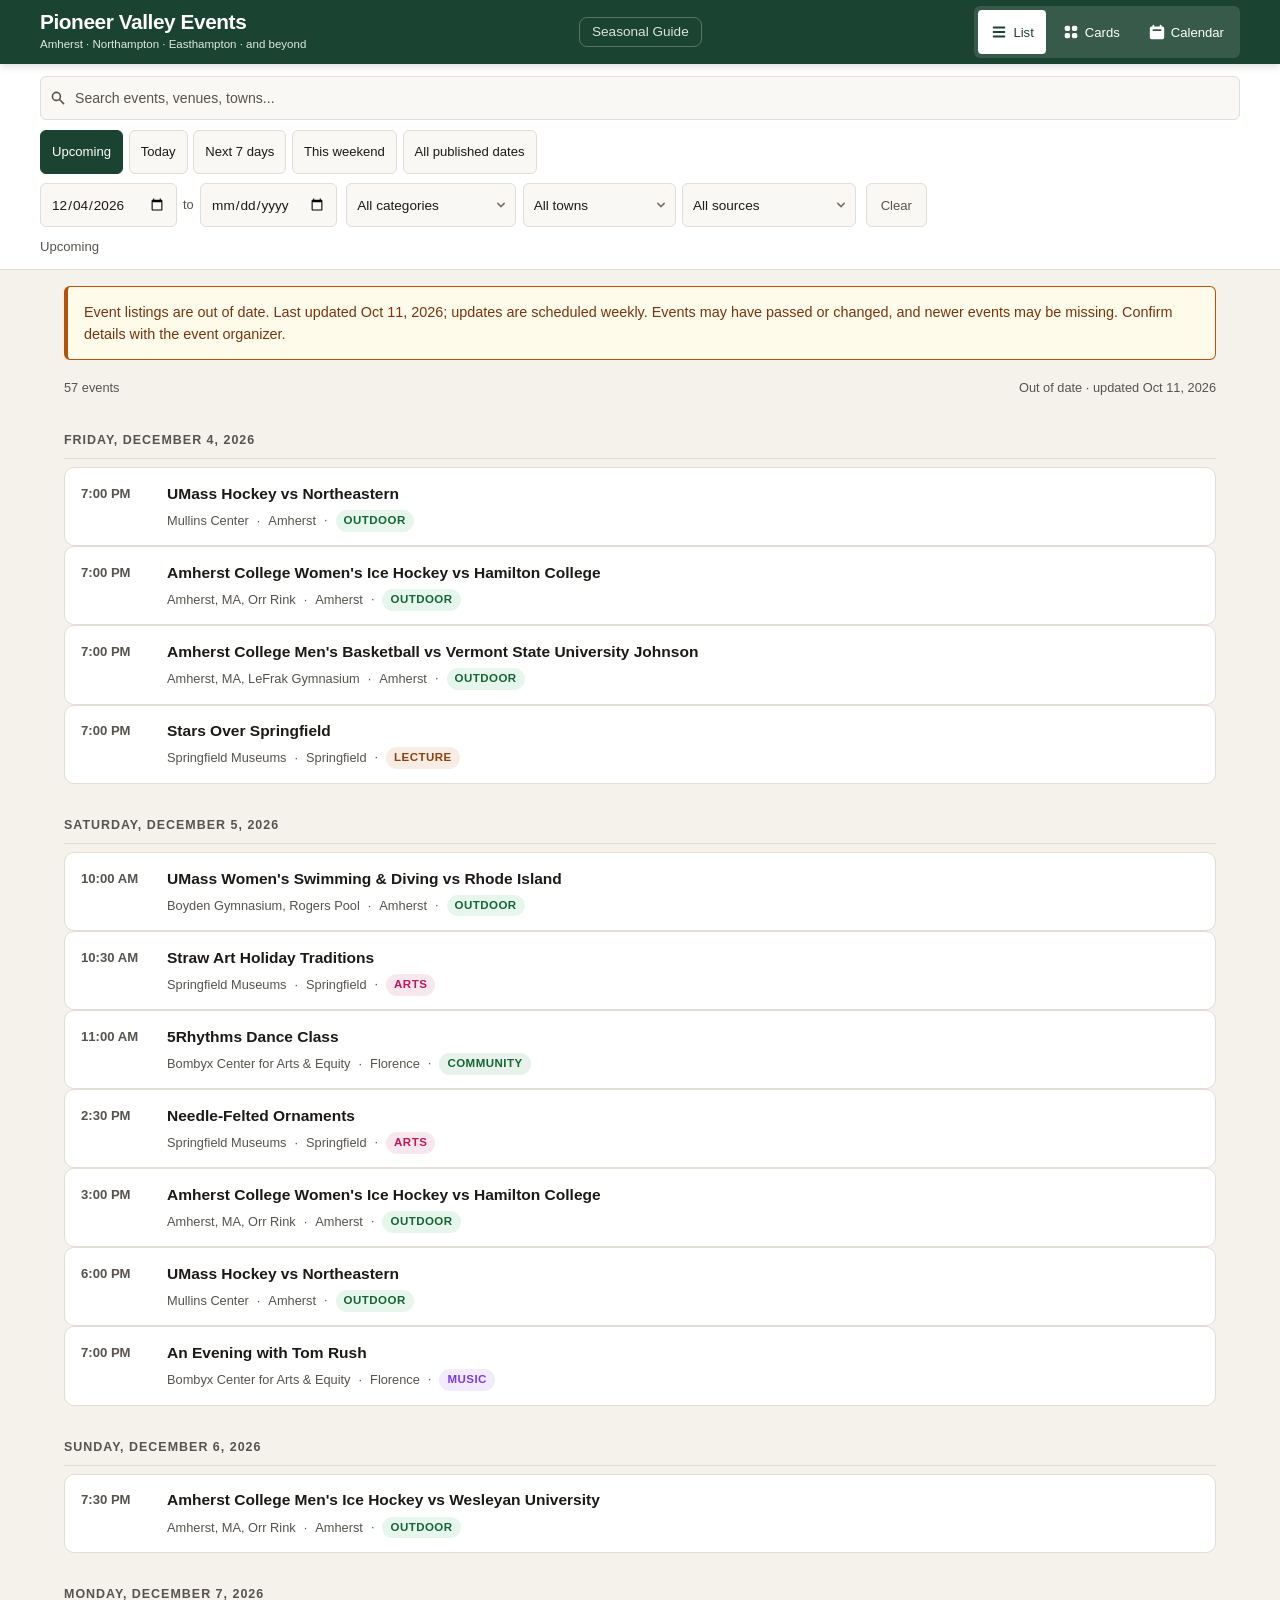
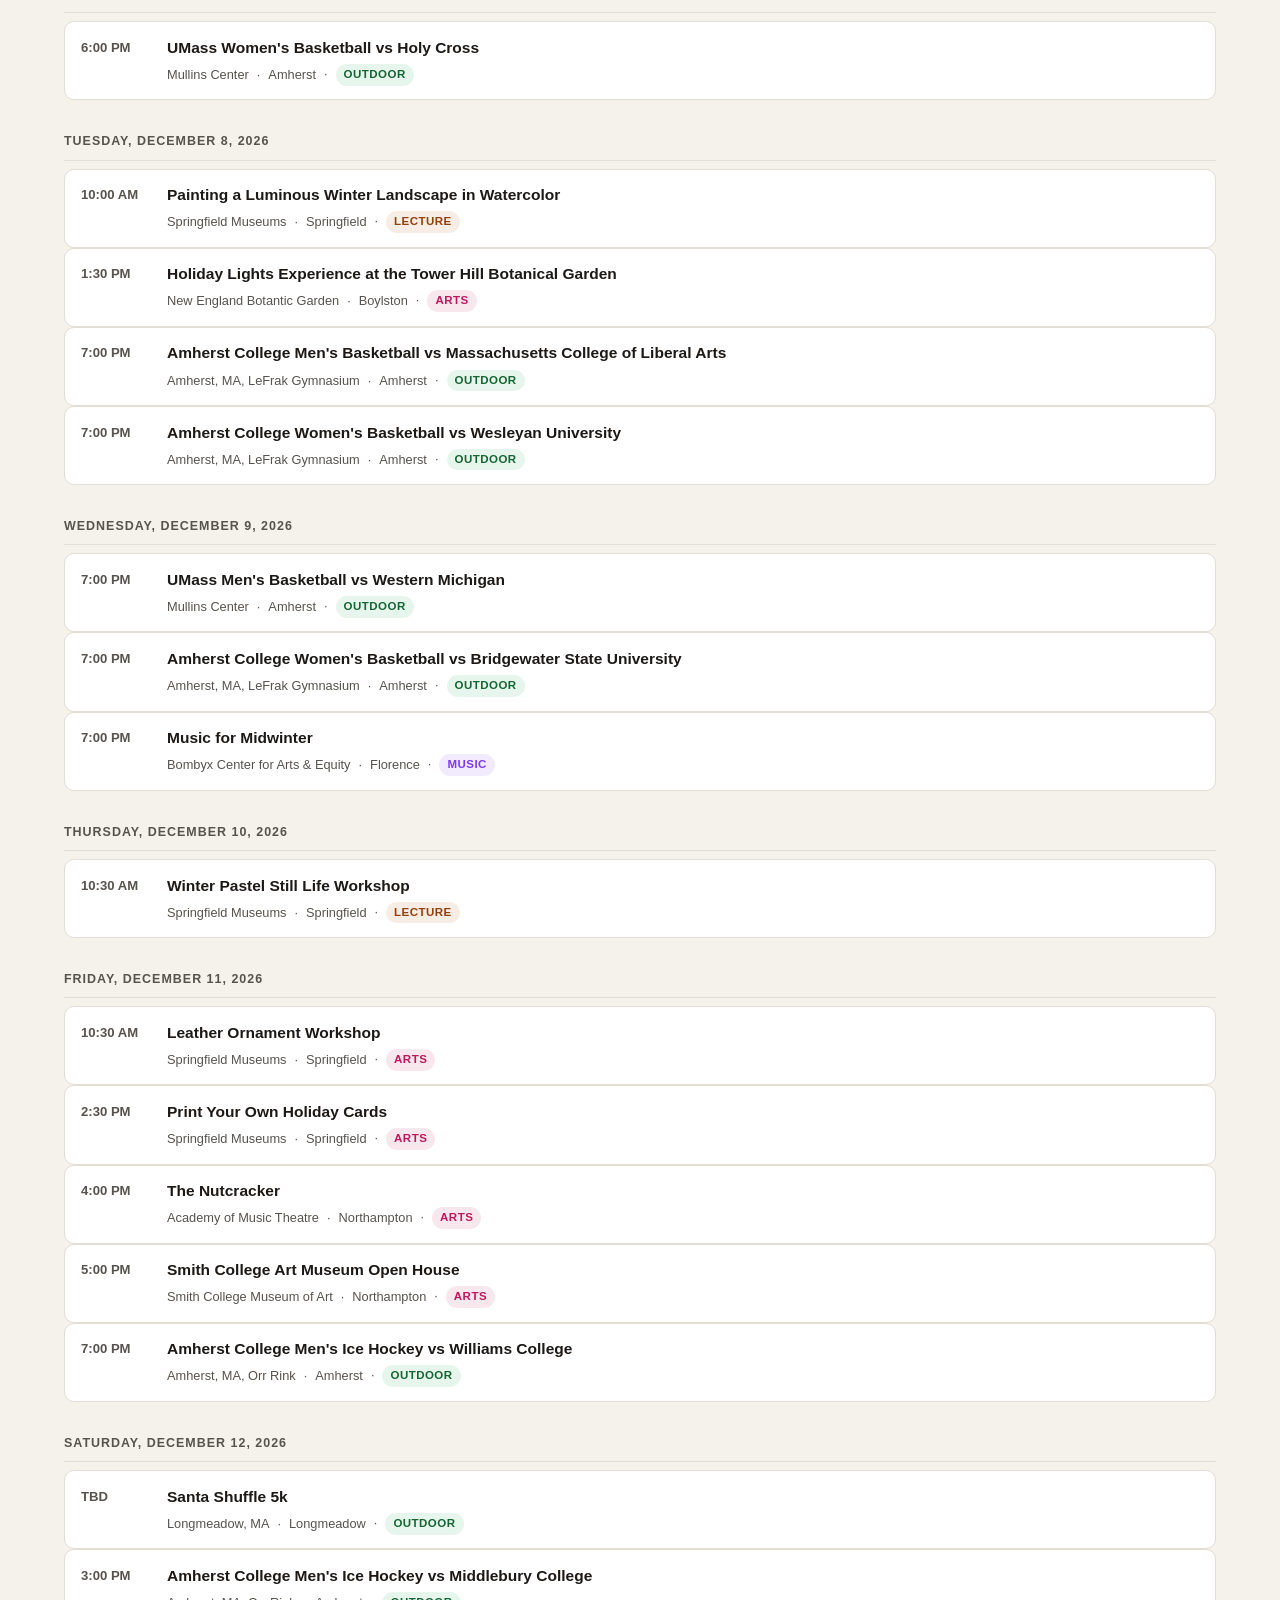
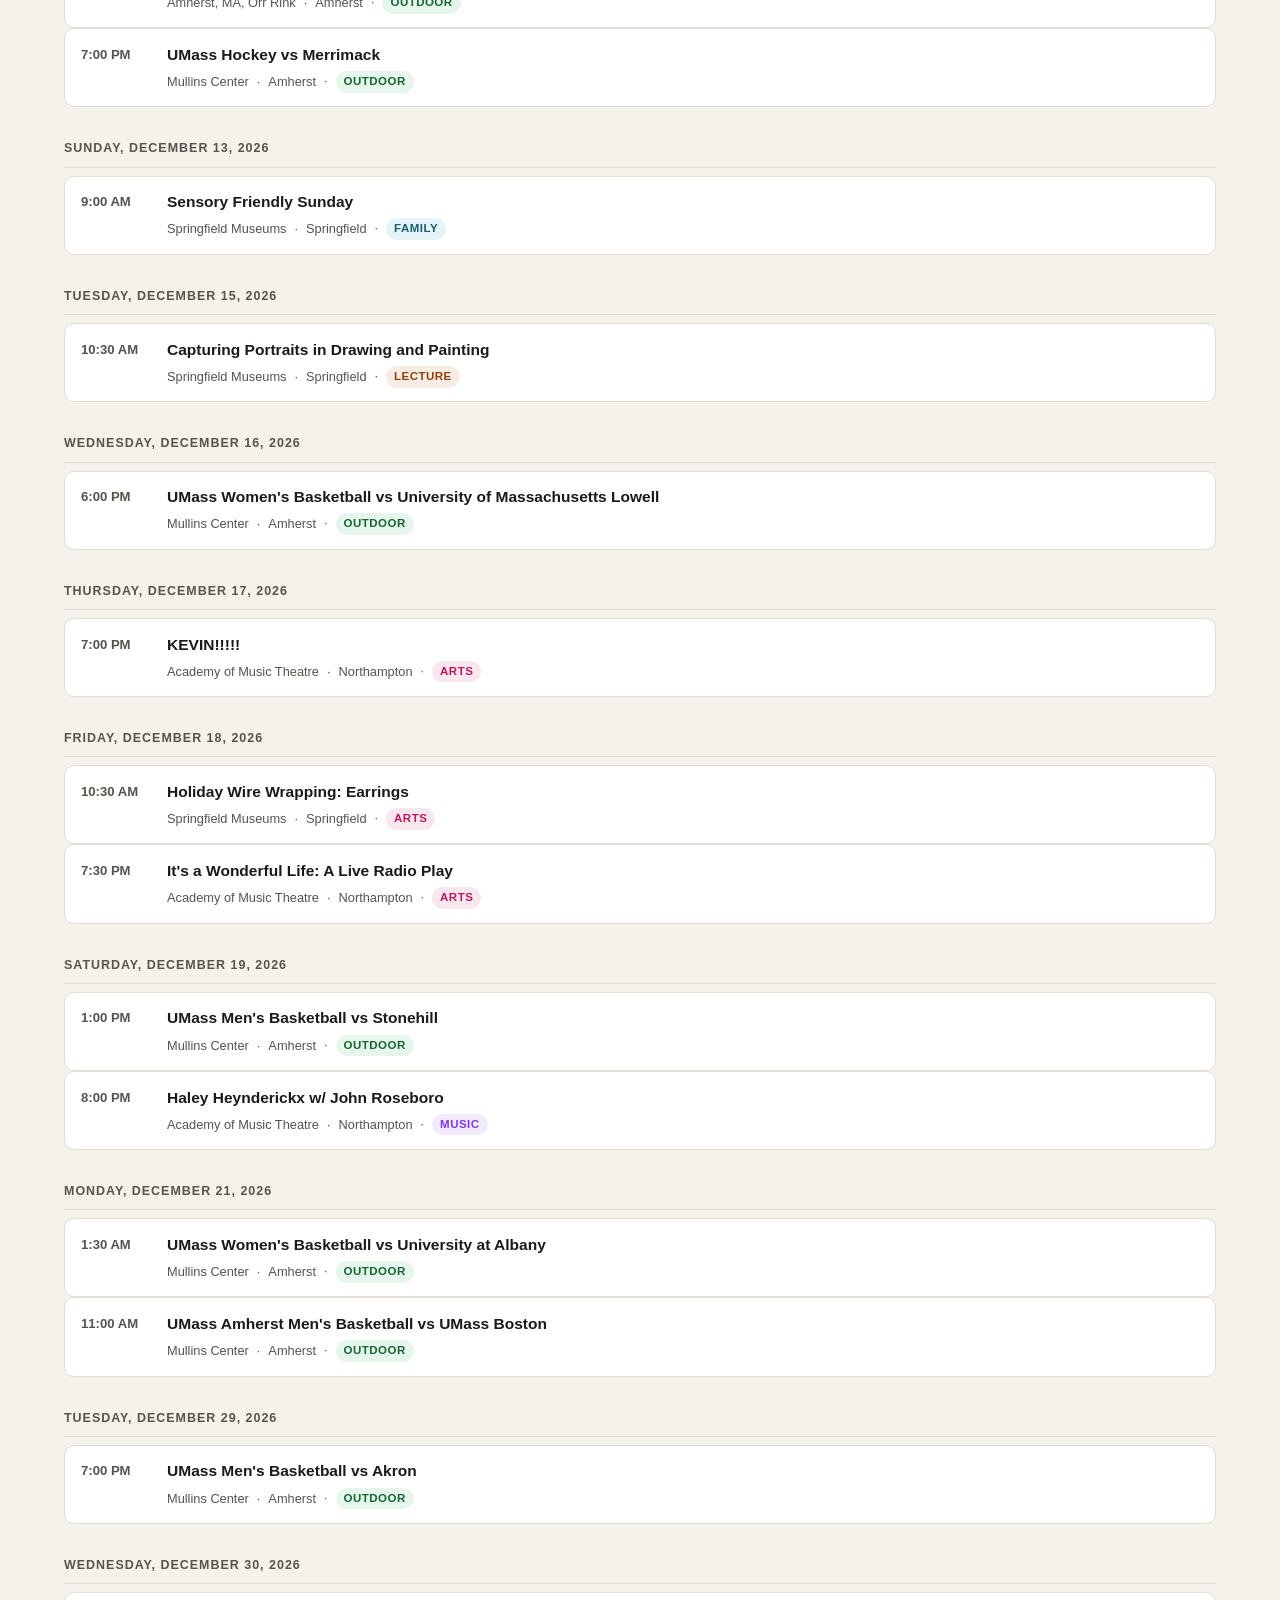
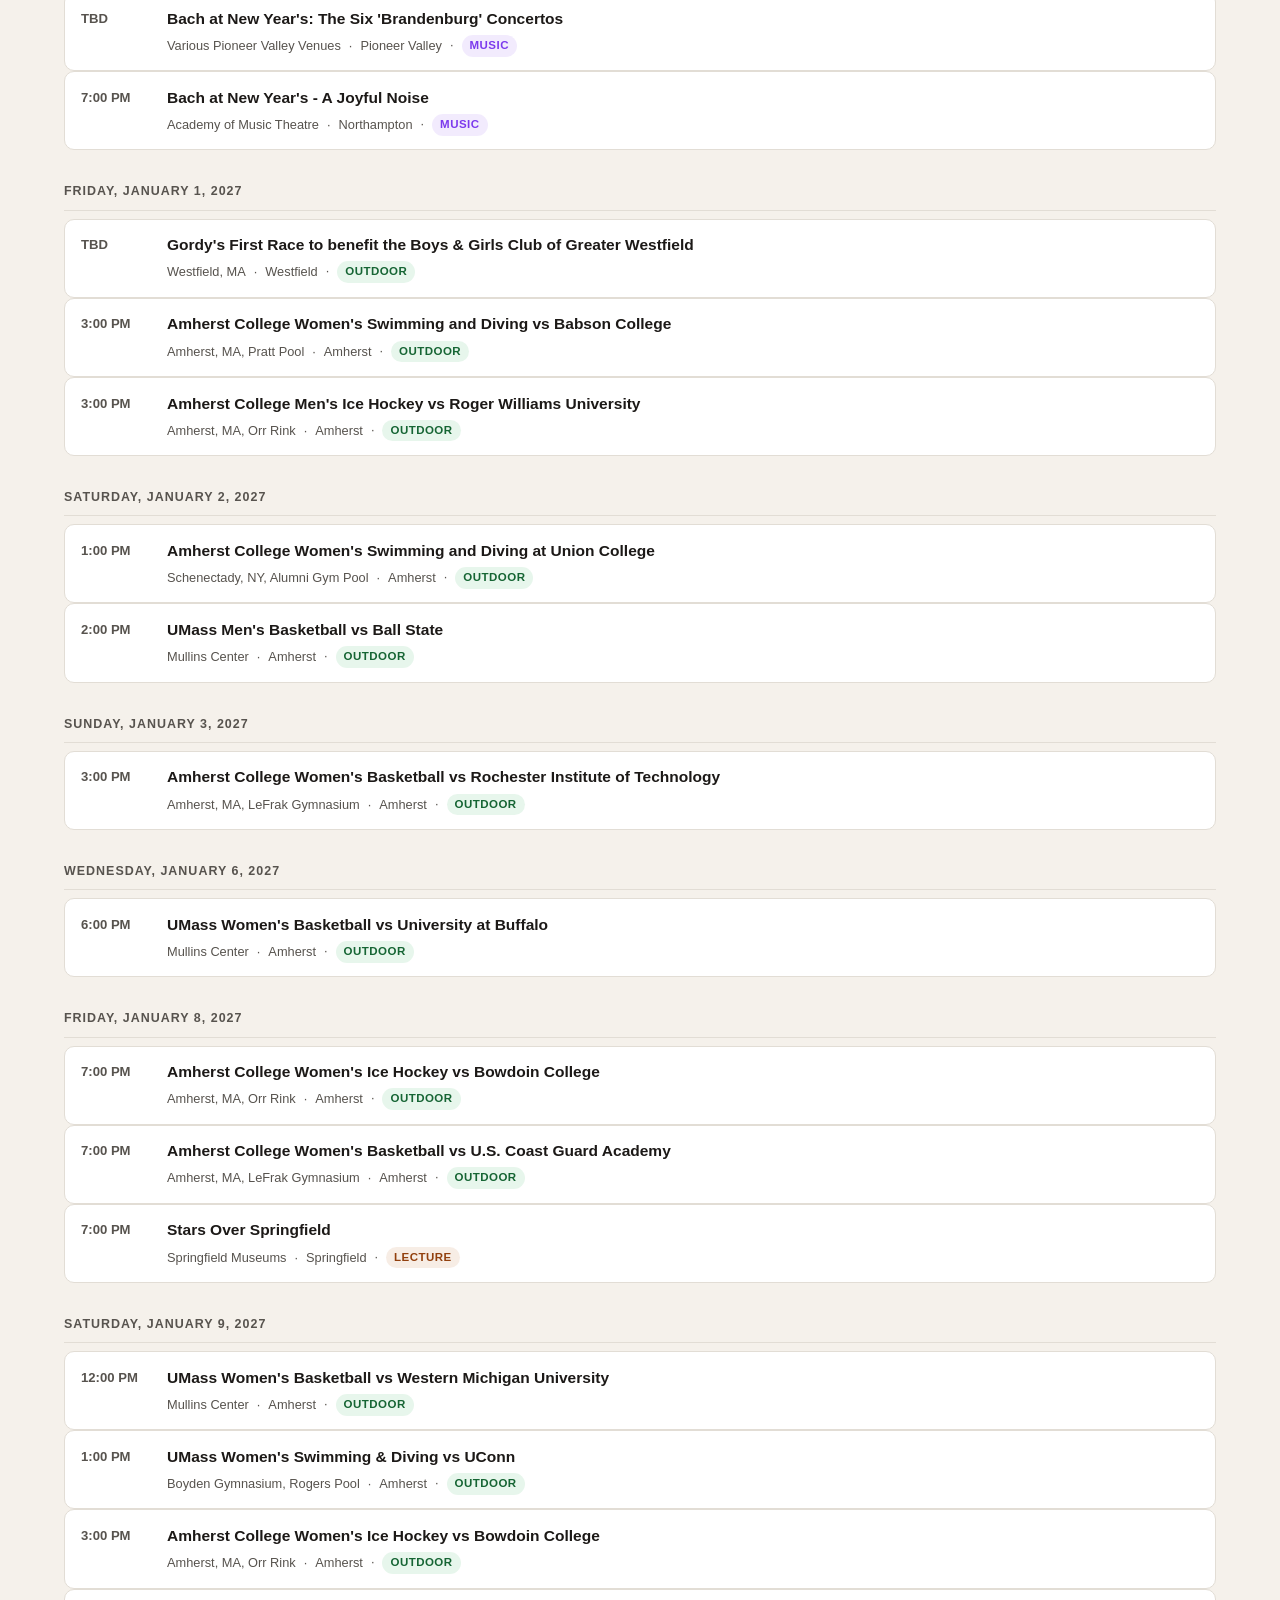
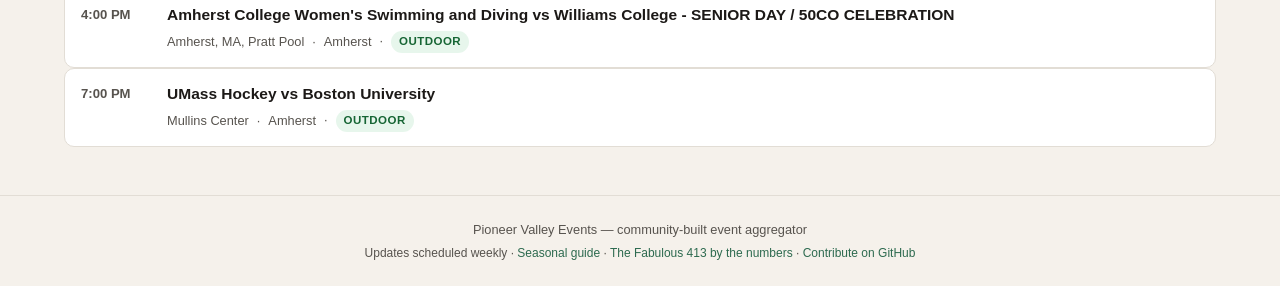
<file: docs/index.html>
<!DOCTYPE html>
<html lang="en" class="event-browser-root">
<head>
  <meta charset="UTF-8">
  <meta name="viewport" content="width=device-width, initial-scale=1.0">
  <title>Pioneer Valley Events</title>
  <link rel="stylesheet" href="style.css">
</head>
<body class="event-browser">

  <header>
    <div class="header-inner">
      <div class="brand">
        <h1>Pioneer Valley Events</h1>
        <p class="tagline">Amherst &middot; Northampton &middot; Easthampton &middot; and beyond</p>
      </div>
      <nav class="page-nav">
        <a href="seasonal.html" class="nav-link">Seasonal Guide</a>
      </nav>
      <div class="view-switcher" role="group" aria-label="View mode">
        <button class="view-btn active" data-view="list" title="List view" aria-label="List view" aria-pressed="true">
          <svg viewBox="0 0 20 20" fill="currentColor" width="18" height="18"><path fill-rule="evenodd" d="M3 5a1 1 0 011-1h12a1 1 0 110 2H4a1 1 0 01-1-1zM3 10a1 1 0 011-1h12a1 1 0 110 2H4a1 1 0 01-1-1zM3 15a1 1 0 011-1h12a1 1 0 110 2H4a1 1 0 01-1-1z" clip-rule="evenodd"/></svg>
          List
        </button>
        <button class="view-btn" data-view="cards" title="Cards view" aria-label="Cards view" aria-pressed="false">
          <svg viewBox="0 0 20 20" fill="currentColor" width="18" height="18"><path d="M5 3a2 2 0 00-2 2v2a2 2 0 002 2h2a2 2 0 002-2V5a2 2 0 00-2-2H5zM5 11a2 2 0 00-2 2v2a2 2 0 002 2h2a2 2 0 002-2v-2a2 2 0 00-2-2H5zM11 5a2 2 0 012-2h2a2 2 0 012 2v2a2 2 0 01-2 2h-2a2 2 0 01-2-2V5zM11 13a2 2 0 012-2h2a2 2 0 012 2v2a2 2 0 01-2 2h-2a2 2 0 01-2-2v-2z"/></svg>
          Cards
        </button>
        <button class="view-btn" data-view="calendar" title="Calendar view" aria-label="Calendar view" aria-pressed="false">
          <svg viewBox="0 0 20 20" fill="currentColor" width="18" height="18"><path fill-rule="evenodd" d="M6 2a1 1 0 00-1 1v1H4a2 2 0 00-2 2v10a2 2 0 002 2h12a2 2 0 002-2V6a2 2 0 00-2-2h-1V3a1 1 0 10-2 0v1H7V3a1 1 0 00-1-1zm0 5a1 1 0 000 2h8a1 1 0 100-2H6z" clip-rule="evenodd"/></svg>
          Calendar
        </button>
      </div>
    </div>
  </header>

  <div class="filters-bar">
    <div class="filters-inner">
      <div class="search-wrap">
        <label for="search" class="sr-only">Search events, venues, and towns</label>
        <svg class="search-icon" viewBox="0 0 20 20" fill="currentColor" width="16" height="16"><path fill-rule="evenodd" d="M8 4a4 4 0 100 8 4 4 0 000-8zM2 8a6 6 0 1110.89 3.476l4.817 4.817a1 1 0 01-1.414 1.414l-4.816-4.816A6 6 0 012 8z" clip-rule="evenodd"/></svg>
        <input type="search" id="search" placeholder="Search events, venues, towns..." autocomplete="off">
      </div>
      <button id="filters-toggle" class="clear-btn" aria-expanded="false" aria-controls="filter-options">Filters</button>
      <div id="filter-options" class="filter-options">
      <div class="quick-dates" role="group" aria-label="Quick date choices">
        <button class="date-choice active" data-dates="upcoming" aria-pressed="true">Upcoming</button>
        <button class="date-choice" data-dates="today" aria-pressed="false">Today</button>
        <button class="date-choice" data-dates="week" aria-pressed="false">Next 7 days</button>
        <button class="date-choice" data-dates="weekend" aria-pressed="false">This weekend</button>
        <button class="date-choice" data-dates="all" aria-pressed="false">All published dates</button>
      </div>
      <div class="filter-group">
        <label for="date-from" class="sr-only">From date</label>
        <input type="date" id="date-from" title="From date">
        <span class="date-sep">to</span>
        <label for="date-to" class="sr-only">To date</label>
        <input type="date" id="date-to" title="To date">
      </div>
      <div class="filter-group">
        <select id="category-filter" aria-label="Filter by category">
          <option value="">All categories</option>
          <option value="music">Music</option>
          <option value="arts">Arts &amp; Theater</option>
          <option value="film">Film</option>
          <option value="comedy">Comedy</option>
          <option value="community">Community</option>
          <option value="academia">Lectures &amp; Academia</option>
          <option value="family">Family &amp; Kids</option>
          <option value="food">Food &amp; Markets</option>
          <option value="outdoor">Outdoor &amp; Sports</option>
          <option value="festival">Festivals</option>
        </select>
        <select id="town-filter" aria-label="Filter by town">
          <option value="">All towns</option>
          <!-- options populated from event data by populateTownFilter() -->
        </select>
        <select id="source-filter" aria-label="Filter by source">
          <option value="">All sources</option>
        </select>
      </div>
      <button id="clear-filters" class="clear-btn" aria-label="Clear filters">Clear</button>
      </div>
      <p id="filter-summary" class="filter-summary" aria-live="polite"></p>
    </div>
  </div>

  <div id="data-warning" class="data-warning" role="status" hidden></div>

  <div class="results-bar">
    <span id="result-count" aria-live="polite"></span>
    <span id="last-updated"></span>
  </div>

  <main id="main-content">
    <div id="events-container"></div>
  </main>

  <!-- Event detail modal -->
  <div id="modal-overlay" class="modal-overlay hidden" role="dialog" aria-modal="true" aria-labelledby="modal-title">
    <div class="modal">
      <button class="modal-close" id="modal-close" aria-label="Close">&times;</button>
      <div id="modal-content"></div>
    </div>
  </div>

  <footer>
    <div class="footer-inner">
      <p>Pioneer Valley Events &mdash; community-built event aggregator</p>
      <p class="footer-sub">Updates scheduled weekly &middot;
        <a href="seasonal.html">Seasonal guide</a> &middot;
        <a href="413/">The Fabulous 413 by the numbers</a> &middot;
        <a href="https://github.com/mhotard/pioneer-valley-events" target="_blank" rel="noopener">Contribute on GitHub</a></p>
    </div>
  </footer>

  <script type="module" src="app.js"></script>
</body>
</html>
</file>
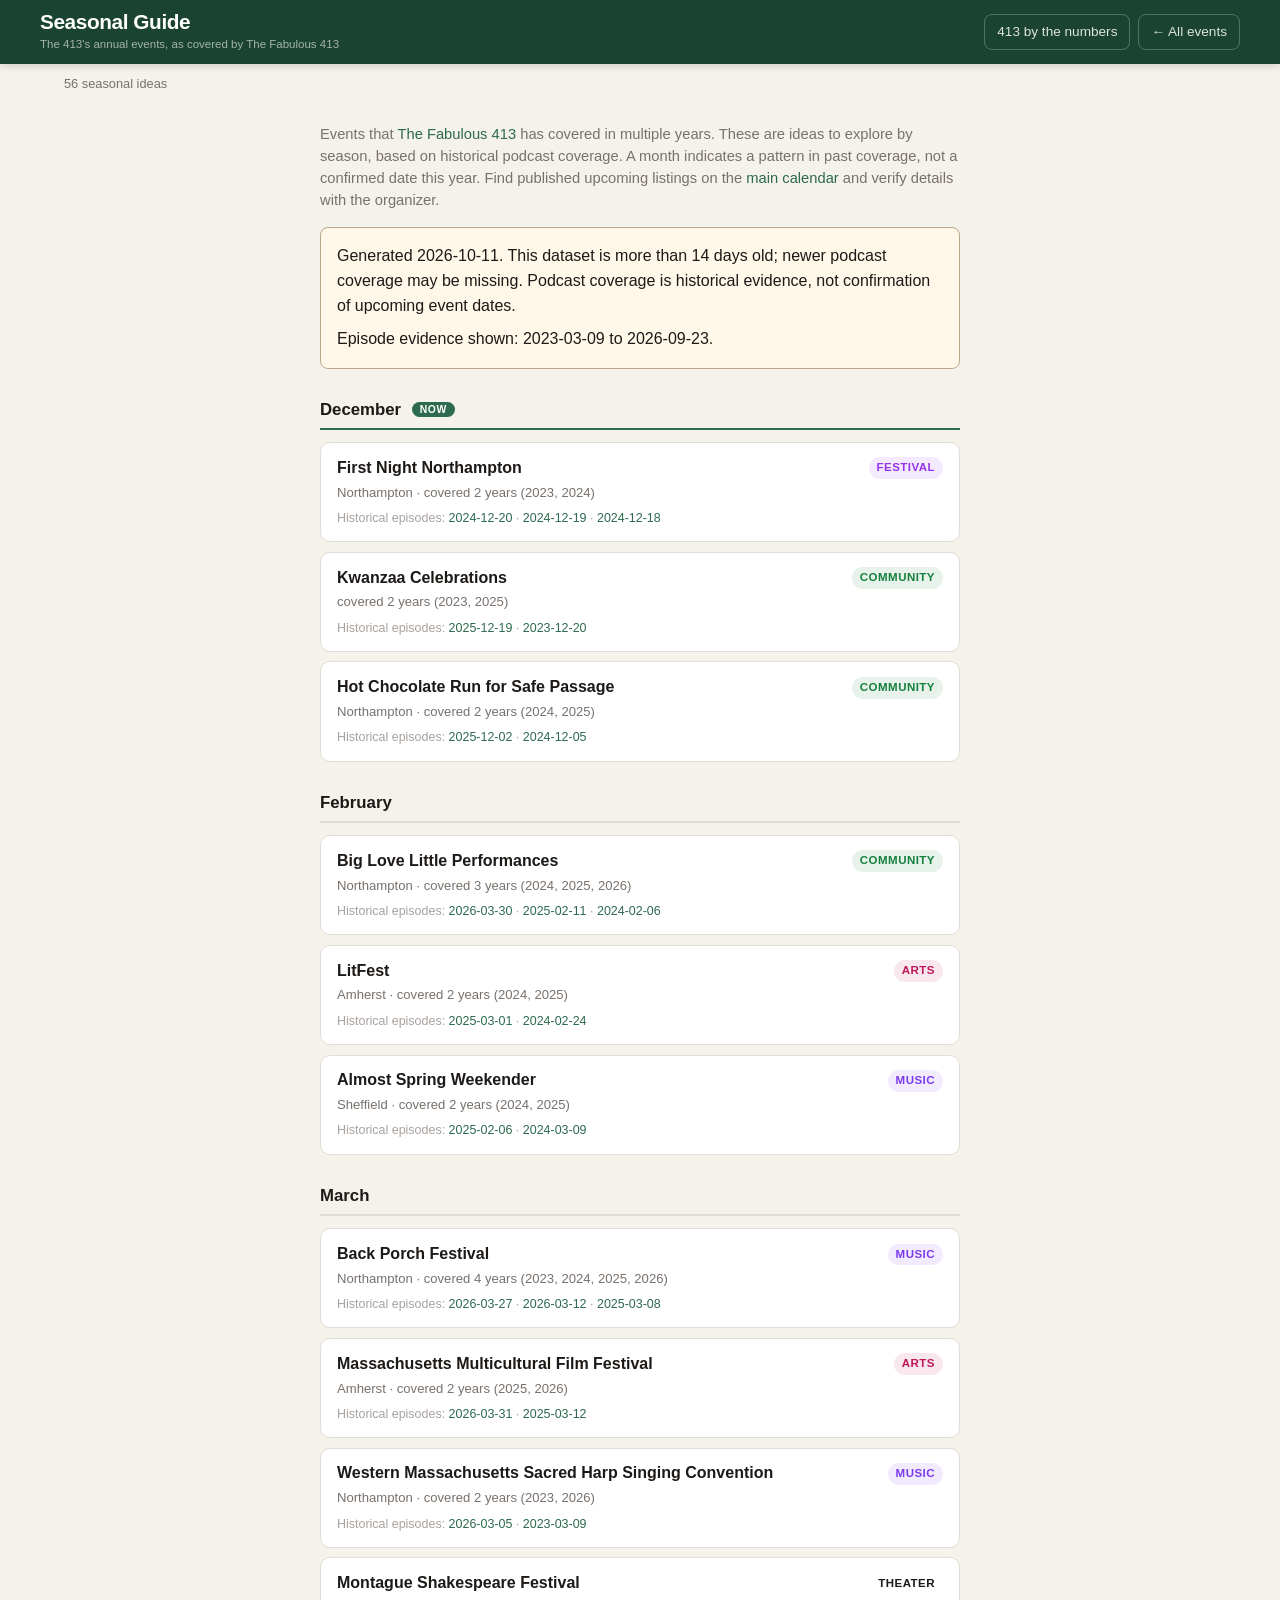
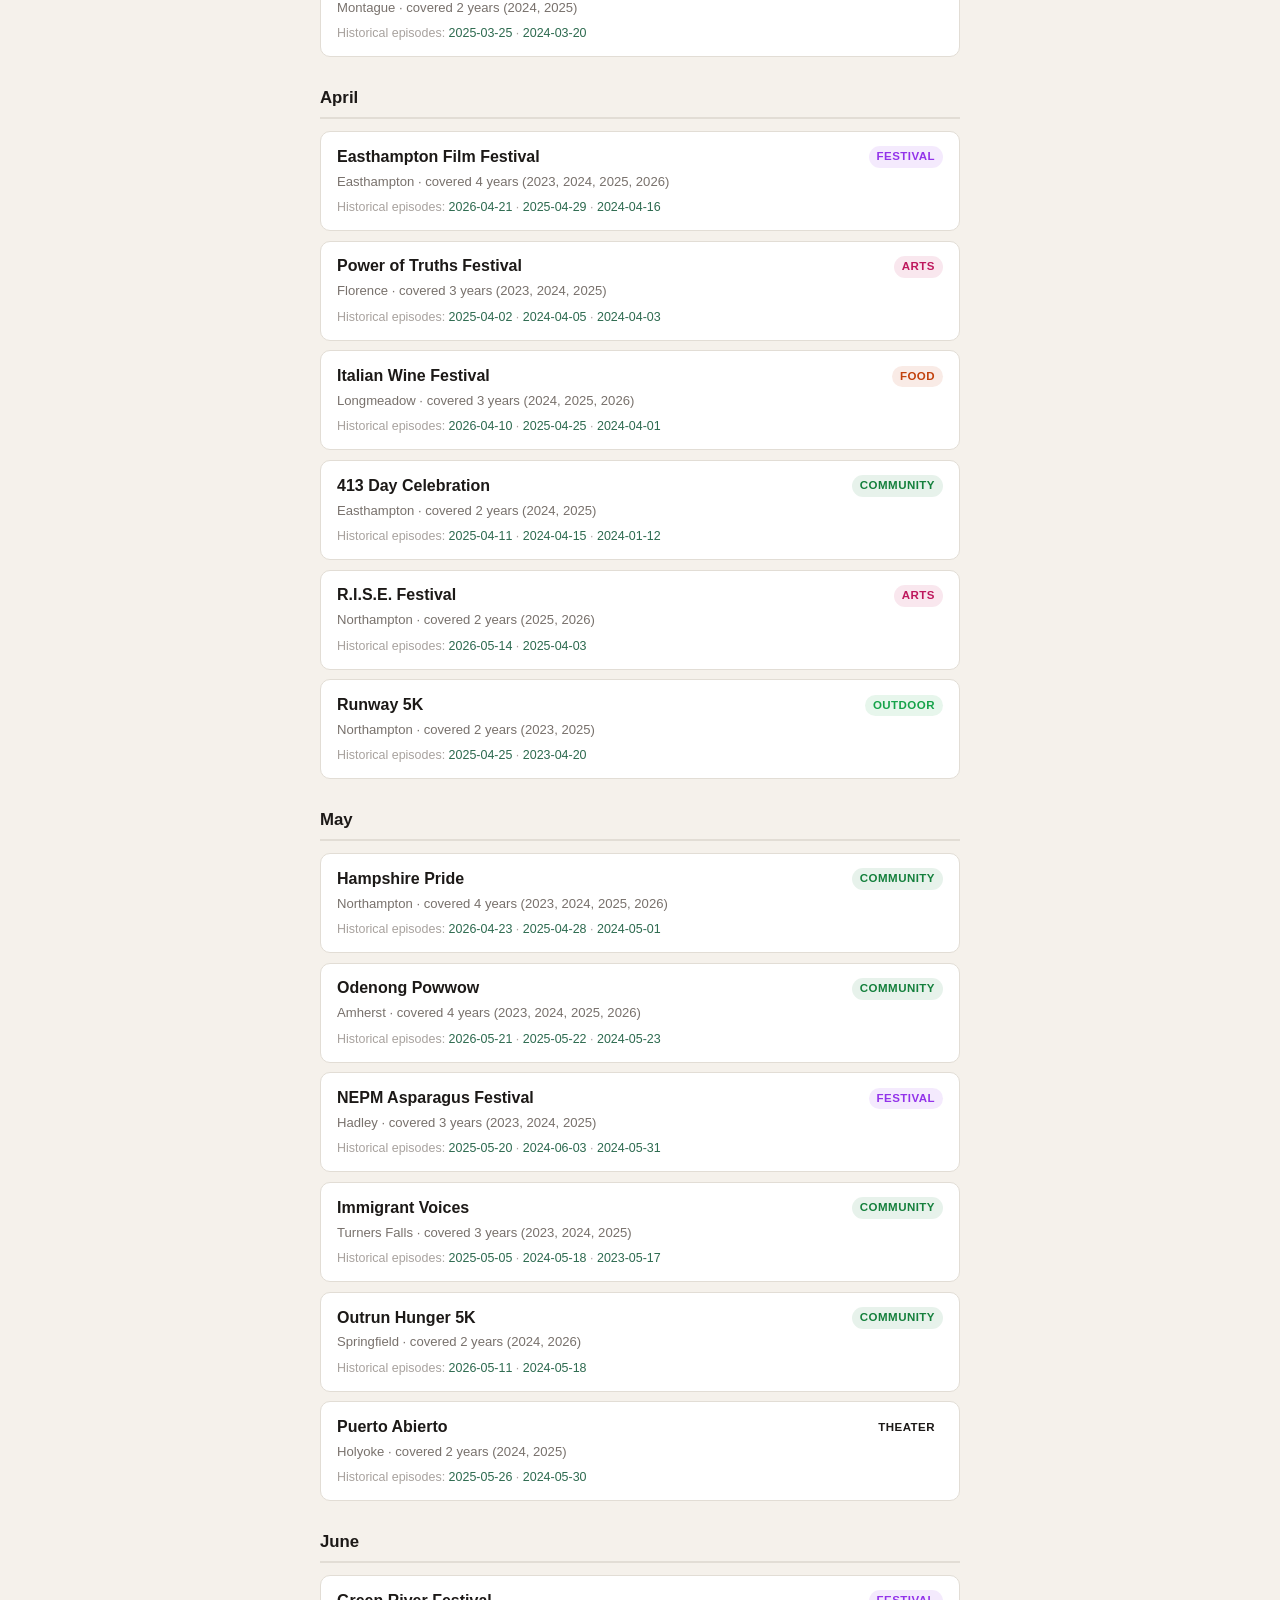
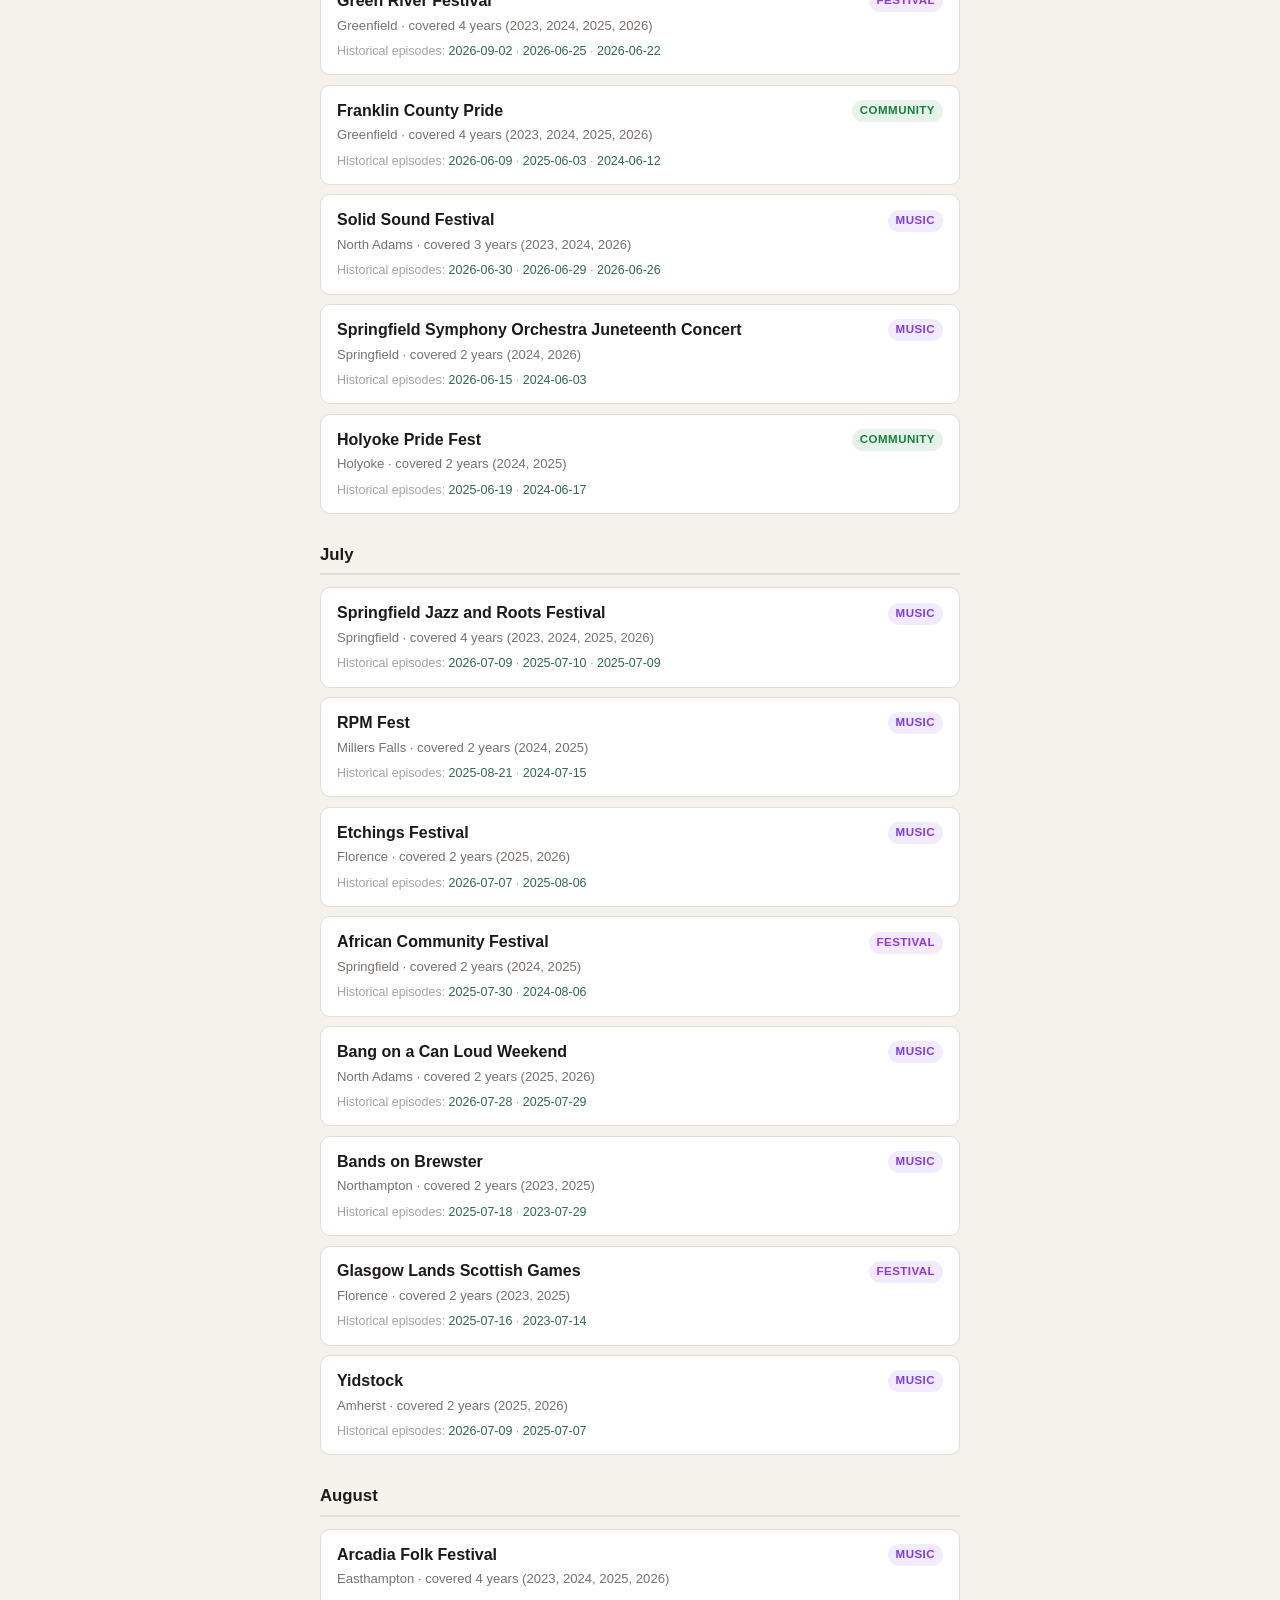
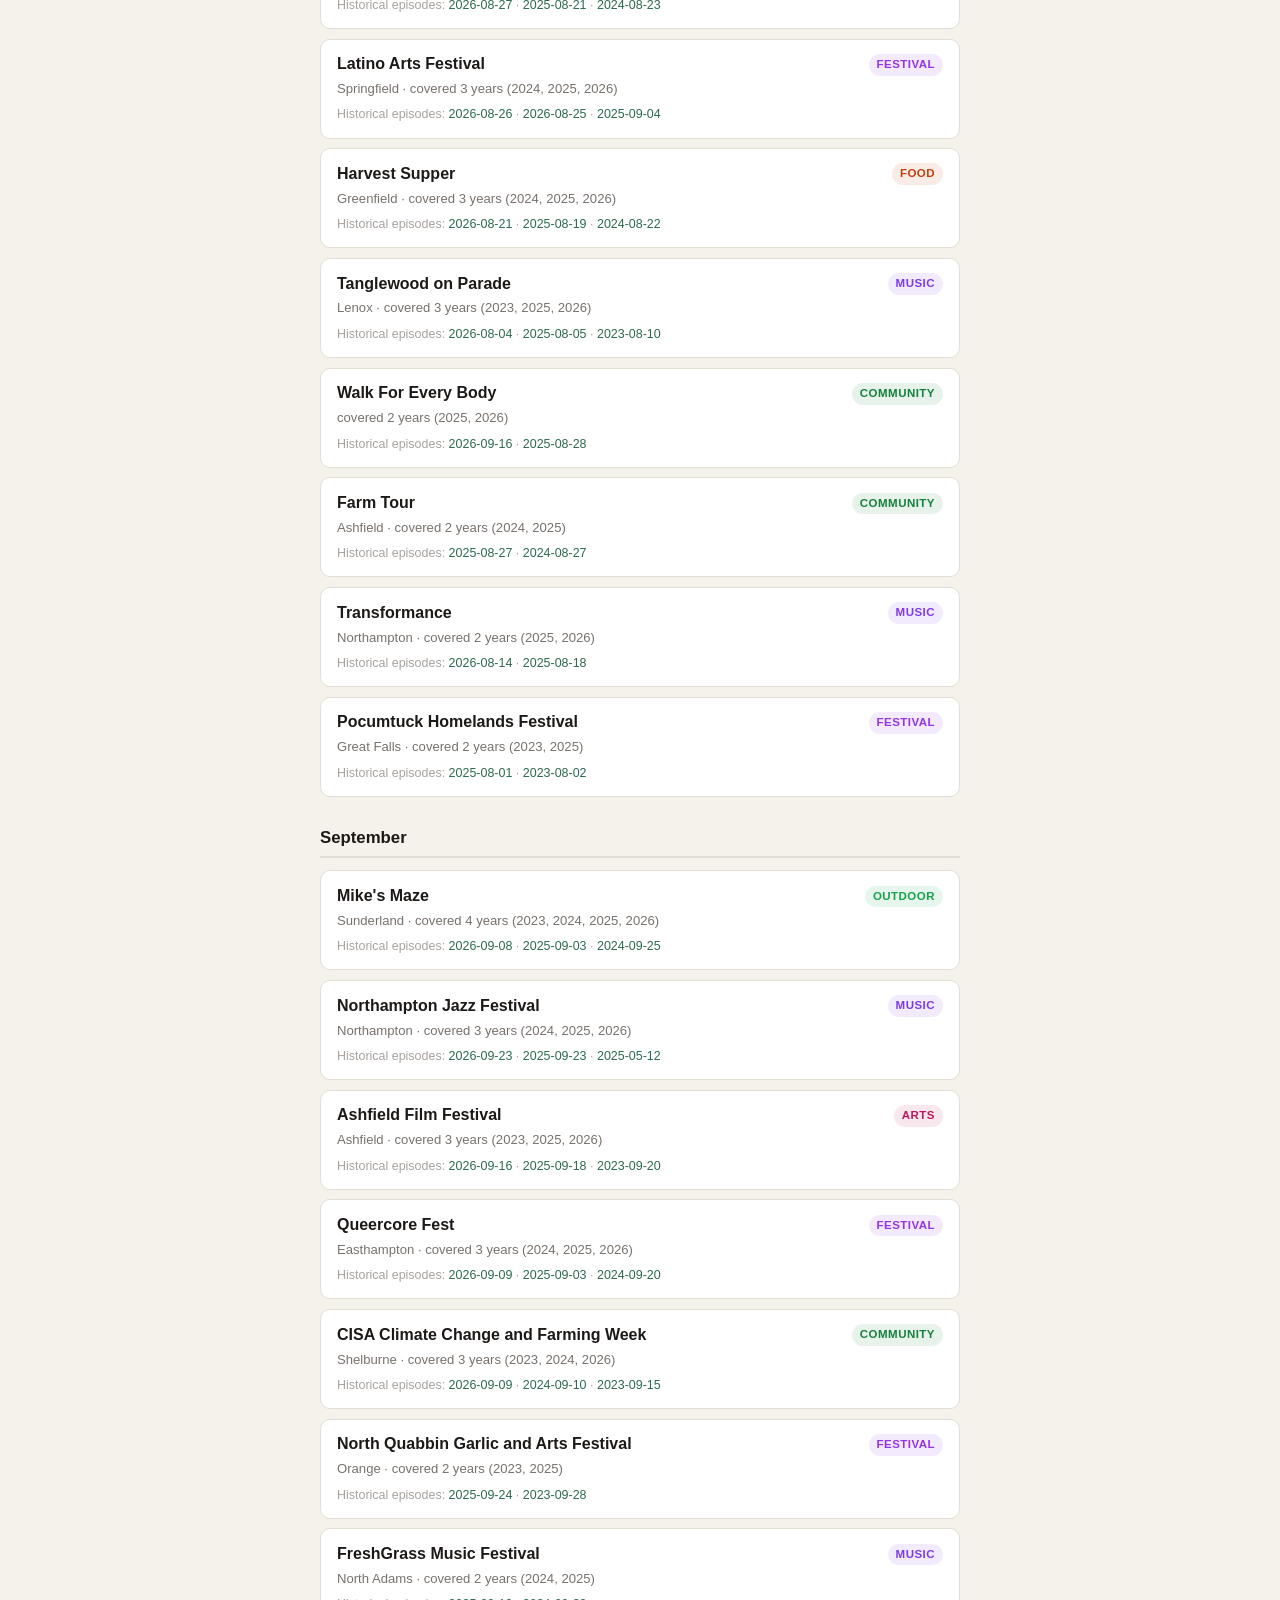
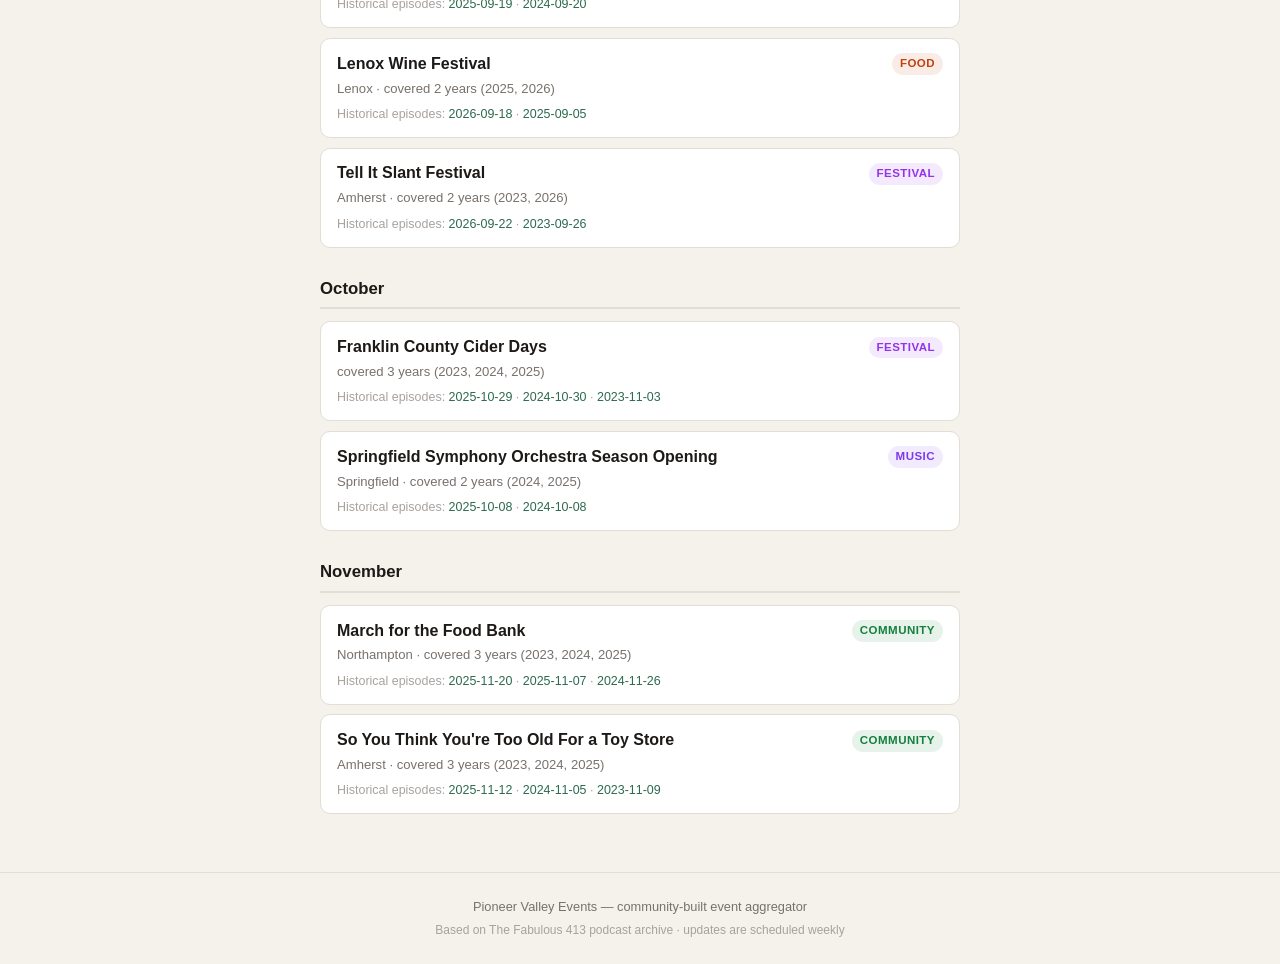
<file: docs/seasonal.html>
<!DOCTYPE html>
<html lang="en">
<head>
  <meta charset="UTF-8">
  <meta name="viewport" content="width=device-width, initial-scale=1.0">
  <title>Seasonal Guide — Pioneer Valley Events</title>
  <link rel="stylesheet" href="style.css">
  <style>
    .guide-status { max-width: 640px; margin: 1rem auto; padding: 1rem; border: 1px solid #b9a88a;
      border-radius: 8px; background: #fff8e9; }
    .guide-status p + p { margin-top: .5rem; }
    #guide-retry { min-height: 44px; padding: .65rem 1rem; margin-top: .75rem;
      border: 1px solid #b9a88a; border-radius: 6px; background: #fff; cursor: pointer; }
    :focus-visible { outline: 3px solid #1b6041; outline-offset: 3px; }
    #guide-empty { padding: 1rem 0; }
    @media (max-width: 700px) {
      .header-inner { height: auto; flex-direction: column; align-items: flex-start;
        padding: .75rem 0; gap: .75rem; }
      .page-nav { flex-wrap: wrap; }
      .guide-event-name, .guide-event-episodes { overflow-wrap: anywhere; }
      .guide-event-head { flex-wrap: wrap; }
    }
  </style>
</head>
<body>

  <header>
    <div class="header-inner">
      <div class="brand">
        <h1>Seasonal Guide</h1>
        <p class="tagline">The 413's annual events, as covered by The Fabulous 413</p>
      </div>
      <nav aria-label="Site pages" class="page-nav" style="display:flex;gap:8px;">
        <a href="413/" class="nav-link">413 by the numbers</a>
        <a href="index.html" class="nav-link">← All events</a>
      </nav>
    </div>
  </header>

  <div class="results-bar">
    <span id="guide-count"></span>
    <span id="guide-updated"></span>
  </div>

  <main id="main-content">
    <p class="guide-intro">
      Events that <a href="https://www.nepm.org/podcast/the-fabulous-413"
      target="_blank" rel="noopener">The&nbsp;Fabulous&nbsp;413</a> has covered in
      multiple years. These are ideas to explore by season, based on historical
      podcast coverage. A month indicates a pattern in past coverage, not a
      confirmed date this year. Find published upcoming listings on the
      <a href="index.html">main calendar</a> and verify details with the organizer.
    </p>
    <div class="guide-status" id="guide-status" role="status" aria-live="polite">
      <p id="guide-status-text">Loading the published seasonal guide…</p>
      <p id="guide-coverage"></p>
      <button id="guide-retry" hidden>Retry loading guide</button>
    </div>
    <p id="guide-empty" hidden>No seasonal entries are in this published guide yet.</p>
    <div id="guide-container" aria-busy="true"></div>
  </main>

  <footer>
    <div class="footer-inner">
      <p>Pioneer Valley Events &mdash; community-built event aggregator</p>
      <p class="footer-sub">Based on The Fabulous 413 podcast archive &middot; updates are scheduled weekly</p>
    </div>
  </footer>

  <script type="module">
    import { loadPublished, validSeasonal, publicationStatus, coverageLabel,
      regionalToday, safeURL } from './secondary-data.js';
    const MONTHS = ["January","February","March","April","May","June",
                    "July","August","September","October","November","December"];

    function esc(str) {
      if (!str) return '';
      return String(str).replace(/&/g,'&amp;').replace(/</g,'&lt;')
        .replace(/>/g,'&gt;').replace(/"/g,'&quot;').replace(/'/g,'&#39;');
    }

    function eventCard(e) {
      const yearsLabel = `covered ${e.years.length} year${e.years.length !== 1 ? 's' : ''} (${e.years.join(', ')})`;
      const links = e.episodes.map(ep => safeURL(ep.url)
        ? `<a href="${esc(safeURL(ep.url))}" target="_blank" rel="noopener" title="${esc(ep.title)}">${esc(ep.date)}</a>`
        : esc(ep.date)).join(' · ');
      return `
        <div class="guide-event">
          <div class="guide-event-head">
            <span class="guide-event-name">${esc(e.name)}</span>
            <span class="badge badge-${esc(e.event_type)}">${esc(e.event_type)}</span>
          </div>
          <div class="guide-event-meta">
            ${e.town ? esc(e.town) + ' · ' : ''}${yearsLabel}
          </div>
          <div class="guide-event-episodes">Historical episodes: ${links || 'none listed'}</div>
        </div>`;
    }

    async function boot() {
      const container = document.getElementById('guide-container');
      const status = document.getElementById('guide-status-text');
      const retry = document.getElementById('guide-retry');
      retry.hidden = true;
      container.setAttribute('aria-busy', 'true');
      status.textContent = 'Loading the published seasonal guide…';
      try {
        const data = await loadPublished('data/seasonal.json', validSeasonal);
        const thisMonth = Number(regionalToday().slice(5, 7));

        let total = 0;
        let html = '';
        // Start the guide at the current month and wrap around the year
        for (let off = 0; off < 12; off++) {
          const m = ((thisMonth - 1 + off) % 12) + 1;
          const events = data.months[String(m)] || [];
          if (!events.length) continue;
          total += events.length;
          html += `
            <section class="guide-month${off === 0 ? ' current' : ''}" id="month-${m}">
              <h2>${MONTHS[m - 1]}${off === 0 ? ' <span class="now-chip">now</span>' : ''}</h2>
              ${events.map(eventCard).join('')}
            </section>`;
        }
        document.getElementById('guide-container').innerHTML = html;
        document.getElementById('guide-count').textContent =
          `${total} seasonal idea${total === 1 ? '' : 's'}`;
        document.getElementById('guide-updated').textContent = '';
        status.textContent = publicationStatus(data.generated);
        document.getElementById('guide-coverage').textContent = coverageLabel(
          Object.values(data.months).flat().flatMap(event => event.episodes.map(ep => ep.date)),
          'Episode evidence shown');
        document.getElementById('guide-empty').hidden = total !== 0;
      } catch {
        container.replaceChildren();
        document.getElementById('guide-count').textContent = 'Guide unavailable';
        document.getElementById('guide-updated').textContent = '';
        document.getElementById('guide-coverage').textContent = '';
        document.getElementById('guide-empty').hidden = true;
        status.textContent = 'The published guide could not be loaded. Try again, or browse the event calendar.';
        retry.hidden = false;
      } finally { container.setAttribute('aria-busy', 'false'); }
    }
    document.getElementById('guide-retry').addEventListener('click', boot);
    boot();
  </script>
</body>
</html>
</file>
<file: docs/style.css>
/* ============================================================
   Pioneer Valley Events — Stylesheet
   ============================================================ */

:root {
  --bg:           #F5F1EB;
  --surface:      #FFFFFF;
  --surface-alt:  #FAF8F4;
  --border:       #E2DDD5;
  --text:         #1C1917;
  --text-muted:   #78716C;
  --text-light:   #A8A29E;
  --primary:      #2D6A4F;
  --primary-dark: #1B4332;
  --primary-light:#52B788;
  --accent:       #E76F51;

  /* category colors */
  --c-music:      #7C3AED;
  --c-arts:       #BE185D;
  --c-film:       #0369A1;
  --c-comedy:     #D97706;
  --c-community:  #15803D;
  --c-academia:   #B45309;
  --c-family:     #0891B2;
  --c-food:       #C2410C;
  --c-outdoor:    #16A34A;
  --c-festival:   #9333EA;

  --radius:       10px;
  --radius-sm:    6px;
  --shadow:       0 1px 3px rgba(0,0,0,0.07), 0 2px 8px rgba(0,0,0,0.06);
  --shadow-md:    0 4px 16px rgba(0,0,0,0.10);
  --transition:   0.15s ease;
}

/* ---- Reset & Base ---- */
*, *::before, *::after { box-sizing: border-box; margin: 0; padding: 0; }
html { font-size: 16px; scroll-behavior: smooth; }
body {
  font-family: -apple-system, BlinkMacSystemFont, "Segoe UI", Roboto, Helvetica, Arial, sans-serif;
  background: var(--bg);
  color: var(--text);
  line-height: 1.55;
  min-height: 100vh;
  display: flex;
  flex-direction: column;
}
a { color: var(--primary); text-decoration: none; }
a:hover { text-decoration: underline; }
button { cursor: pointer; border: none; background: none; font-family: inherit; }
input, select { font-family: inherit; }
.sr-only { position: absolute; width: 1px; height: 1px; overflow: hidden; clip: rect(0,0,0,0); }
img { max-width: 100%; display: block; }

/* ---- Header ---- */
header {
  background: var(--primary-dark);
  color: #fff;
  padding: 0 1.5rem;
  position: sticky;
  top: 0;
  z-index: 100;
  box-shadow: 0 2px 8px rgba(0,0,0,0.15);
}
.header-inner {
  max-width: 1200px;
  margin: 0 auto;
  display: flex;
  align-items: center;
  justify-content: space-between;
  gap: 1rem;
  height: 64px;
}
.brand h1 { font-size: 1.3rem; font-weight: 700; letter-spacing: -0.02em; line-height: 1.2; }
.brand .tagline { font-size: 0.72rem; color: rgba(255,255,255,0.6); margin-top: 1px; }

/* View switcher */
.view-switcher {
  display: flex;
  gap: 4px;
  background: rgba(255,255,255,0.12);
  padding: 4px;
  border-radius: var(--radius-sm);
}
.view-btn {
  display: flex;
  align-items: center;
  gap: 5px;
  padding: 5px 12px;
  border-radius: 4px;
  font-size: 0.82rem;
  font-weight: 500;
  color: rgba(255,255,255,0.75);
  transition: background var(--transition), color var(--transition);
}
.view-btn:hover { color: #fff; background: rgba(255,255,255,0.15); }
.view-btn.active { background: #fff; color: var(--primary-dark); }
@media (max-width: 480px) {
  .view-btn span, .view-btn { padding: 6px 8px; }
  .view-btn { font-size: 0; }
  .view-btn svg { margin: 0; }
}

/* ---- Filters Bar ---- */
.filters-bar {
  background: var(--surface);
  border-bottom: 1px solid var(--border);
  padding: 0.75rem 1.5rem;
  position: sticky;
  top: 64px;
  z-index: 90;
}
.filters-inner {
  max-width: 1200px;
  margin: 0 auto;
  display: flex;
  flex-wrap: wrap;
  align-items: center;
  gap: 0.6rem;
}

/* Search */
.search-wrap {
  position: relative;
  flex: 1;
  min-width: 180px;
}
.search-icon {
  position: absolute;
  left: 10px;
  top: 50%;
  transform: translateY(-50%);
  color: var(--text-light);
  pointer-events: none;
}
#search {
  width: 100%;
  padding: 7px 10px 7px 34px;
  border: 1px solid var(--border);
  border-radius: var(--radius-sm);
  font-size: 0.88rem;
  background: var(--surface-alt);
  color: var(--text);
  transition: border-color var(--transition), box-shadow var(--transition);
}
#search:focus { outline: none; border-color: var(--primary-light); box-shadow: 0 0 0 3px rgba(82,183,136,0.15); }

/* Date inputs */
.filter-group { display: flex; align-items: center; gap: 0.4rem; flex-wrap: wrap; }
.date-sep { font-size: 0.8rem; color: var(--text-muted); }
input[type="date"],
select {
  padding: 7px 10px;
  border: 1px solid var(--border);
  border-radius: var(--radius-sm);
  font-size: 0.85rem;
  background: var(--surface-alt);
  color: var(--text);
  transition: border-color var(--transition);
}
input[type="date"]:focus,
select:focus { outline: none; border-color: var(--primary-light); box-shadow: 0 0 0 3px rgba(82,183,136,0.15); }
select { padding-right: 28px; appearance: none;
  background-image: url("data:image/svg+xml,%3Csvg xmlns='http://www.w3.org/2000/svg' viewBox='0 0 20 20' fill='%2378716C'%3E%3Cpath fill-rule='evenodd' d='M5.293 7.293a1 1 0 011.414 0L10 10.586l3.293-3.293a1 1 0 111.414 1.414l-4 4a1 1 0 01-1.414 0l-4-4a1 1 0 010-1.414z' clip-rule='evenodd'/%3E%3C/svg%3E");
  background-repeat: no-repeat;
  background-position: right 6px center;
  background-size: 16px;
}
.clear-btn {
  padding: 7px 14px;
  font-size: 0.82rem;
  font-weight: 500;
  color: var(--text-muted);
  border: 1px solid var(--border);
  border-radius: var(--radius-sm);
  background: var(--surface-alt);
  transition: color var(--transition), border-color var(--transition);
}
.clear-btn:hover { color: var(--accent); border-color: var(--accent); }

/* ---- Results Bar ---- */
.data-warning {
  width: calc(100% - 3rem);
  max-width: 1152px;
  margin: 1rem auto 0.5rem;
  padding: 0.85rem 1rem;
  border: 1px solid #B45309;
  border-left-width: 4px;
  border-radius: var(--radius-sm);
  background: #FFFBEB;
  color: #78350F;
  font-size: 0.9rem;
}

.results-bar {
  max-width: 1200px;
  width: 100%;
  margin: 0 auto;
  padding: 0.6rem 1.5rem;
  display: flex;
  justify-content: space-between;
  align-items: center;
  font-size: 0.8rem;
  color: var(--text-muted);
}

/* ---- Main Content ---- */
#main-content {
  flex: 1;
  max-width: 1200px;
  margin: 0 auto;
  width: 100%;
  padding: 0 1.5rem 3rem;
}

/* ---- Category Badges ---- */
.badge {
  display: inline-block;
  padding: 2px 8px;
  border-radius: 999px;
  font-size: 0.72rem;
  font-weight: 600;
  text-transform: uppercase;
  letter-spacing: 0.04em;
  white-space: nowrap;
}
.badge-music    { background: rgba(124,58,237,0.1); color: var(--c-music); }
.badge-arts     { background: rgba(190,24,93,0.1);  color: var(--c-arts); }
.badge-film     { background: rgba(3,105,161,0.1);  color: var(--c-film); }
.badge-comedy   { background: rgba(217,119,6,0.1);  color: var(--c-comedy); }
.badge-community{ background: rgba(21,128,61,0.1);  color: var(--c-community); }
.badge-academia { background: rgba(180,83,9,0.1);   color: var(--c-academia); }
.badge-family   { background: rgba(8,145,178,0.1);  color: var(--c-family); }
.badge-food     { background: rgba(194,65,12,0.1);  color: var(--c-food); }
.badge-outdoor  { background: rgba(22,163,74,0.1);  color: var(--c-outdoor); }
.badge-festival { background: rgba(147,51,234,0.1); color: var(--c-festival); }

/* ============================================================
   LIST VIEW
   ============================================================ */
.list-view { display: flex; flex-direction: column; gap: 2rem; padding-top: 1.5rem; }

.date-group-header {
  font-size: 0.78rem;
  font-weight: 700;
  text-transform: uppercase;
  letter-spacing: 0.08em;
  color: var(--text-muted);
  padding-bottom: 0.5rem;
  border-bottom: 1px solid var(--border);
  margin-bottom: 0.5rem;
}

.list-item {
  display: flex;
  align-items: flex-start;
  gap: 1rem;
  padding: 0.85rem 1rem;
  background: var(--surface);
  border: 1px solid var(--border);
  border-radius: var(--radius);
  cursor: pointer;
  transition: box-shadow var(--transition), border-color var(--transition), transform var(--transition);
}
.list-item:hover {
  border-color: var(--primary-light);
  box-shadow: var(--shadow);
  transform: translateY(-1px);
}
.list-item-time {
  min-width: 70px;
  font-size: 0.82rem;
  font-weight: 600;
  color: var(--text-muted);
  padding-top: 2px;
}
.list-item-body { flex: 1; min-width: 0; }
.list-item-title {
  font-size: 0.97rem;
  font-weight: 600;
  color: var(--text);
  white-space: nowrap;
  overflow: hidden;
  text-overflow: ellipsis;
  margin-bottom: 4px;
}
.list-item-meta {
  display: flex;
  flex-wrap: wrap;
  align-items: center;
  gap: 0.5rem;
  font-size: 0.8rem;
  color: var(--text-muted);
}
.list-item-meta .dot::before { content: "·"; margin-right: 0.5rem; }

/* ============================================================
   CARDS VIEW
   ============================================================ */
.cards-grid {
  display: grid;
  grid-template-columns: repeat(auto-fill, minmax(280px, 1fr));
  gap: 1.25rem;
  padding-top: 1.5rem;
}
.card {
  background: var(--surface);
  border: 1px solid var(--border);
  border-radius: var(--radius);
  overflow: hidden;
  cursor: pointer;
  transition: box-shadow var(--transition), border-color var(--transition), transform var(--transition);
  display: flex;
  flex-direction: column;
}
.card:hover {
  box-shadow: var(--shadow-md);
  border-color: var(--primary-light);
  transform: translateY(-2px);
}
.card-placeholder {
  height: 130px;
  background: linear-gradient(135deg, var(--primary) 0%, var(--primary-light) 100%);
  display: flex;
  align-items: center;
  justify-content: center;
  color: rgba(255,255,255,0.4);
}
.card-placeholder svg { width: 40px; height: 40px; }
.card-img { height: 130px; overflow: hidden; }
.card-img img { width: 100%; height: 100%; object-fit: cover; }
.card-body { padding: 0.9rem 1rem 1rem; flex: 1; display: flex; flex-direction: column; gap: 0.35rem; }
.card-title { font-size: 0.97rem; font-weight: 700; line-height: 1.3; color: var(--text); }
.card-datetime { font-size: 0.8rem; font-weight: 600; color: var(--primary); }
.card-venue { font-size: 0.78rem; color: var(--text-muted); }
.card-desc { font-size: 0.8rem; color: var(--text-muted); line-height: 1.45; margin-top: 0.25rem; flex: 1; }

/* ============================================================
   CALENDAR VIEW
   ============================================================ */
.calendar-view { padding-top: 1.5rem; }
.calendar-nav {
  display: flex;
  align-items: center;
  gap: 1rem;
  margin-bottom: 1rem;
}
.cal-nav-btn {
  width: 34px;
  height: 34px;
  border-radius: 50%;
  border: 1px solid var(--border);
  background: var(--surface);
  color: var(--text);
  display: flex;
  align-items: center;
  justify-content: center;
  transition: background var(--transition);
  font-size: 1rem;
  font-weight: 600;
}
.cal-nav-btn:hover { background: var(--bg); }
.cal-month-label { font-size: 1.2rem; font-weight: 700; flex: 1; }
.cal-today-btn {
  padding: 5px 14px;
  font-size: 0.82rem;
  font-weight: 500;
  border: 1px solid var(--border);
  border-radius: var(--radius-sm);
  background: var(--surface);
  color: var(--text-muted);
  transition: color var(--transition), border-color var(--transition);
}
.cal-today-btn:hover { color: var(--primary); border-color: var(--primary-light); }
.calendar-grid {
  background: var(--surface);
  border: 1px solid var(--border);
  border-radius: var(--radius);
  overflow: hidden;
}
.cal-day-names {
  display: grid;
  grid-template-columns: repeat(7, 1fr);
  background: var(--bg);
  border-bottom: 1px solid var(--border);
}
.cal-day-name {
  text-align: center;
  padding: 8px 4px;
  font-size: 0.72rem;
  font-weight: 700;
  text-transform: uppercase;
  letter-spacing: 0.06em;
  color: var(--text-muted);
}
.cal-days {
  display: grid;
  grid-template-columns: repeat(7, 1fr);
}
.cal-day {
  min-height: 90px;
  border-right: 1px solid var(--border);
  border-bottom: 1px solid var(--border);
  padding: 6px;
  cursor: pointer;
  transition: background var(--transition);
  position: relative;
  vertical-align: top;
}
.cal-day:nth-child(7n) { border-right: none; }
.cal-day:nth-last-child(-n+7) { border-bottom: none; }
.cal-day:hover { background: var(--surface-alt); }
.cal-day.other-month { background: var(--bg); opacity: 0.5; }
.cal-day.today .cal-day-num {
  background: var(--primary);
  color: #fff;
  border-radius: 50%;
  width: 26px;
  height: 26px;
  display: flex;
  align-items: center;
  justify-content: center;
}
.cal-day.selected { background: rgba(82,183,136,0.08); }
.cal-day-num { font-size: 0.8rem; font-weight: 600; margin-bottom: 4px; color: var(--text); width: 26px; height: 26px; display: flex; align-items: center; justify-content: center; }
.cal-events { display: flex; flex-direction: column; gap: 2px; }
.cal-pill {
  font-size: 0.68rem;
  font-weight: 500;
  padding: 1px 5px;
  border-radius: 3px;
  white-space: nowrap;
  overflow: hidden;
  text-overflow: ellipsis;
  background: rgba(45,106,79,0.12);
  color: var(--primary-dark);
  line-height: 1.5;
}
.cal-more {
  font-size: 0.68rem;
  color: var(--text-muted);
  font-style: italic;
  padding-left: 2px;
}

/* Category-colored pills */
.cal-pill.pill-music    { background: rgba(124,58,237,0.12); color: var(--c-music); }
.cal-pill.pill-arts     { background: rgba(190,24,93,0.12);  color: var(--c-arts); }
.cal-pill.pill-film     { background: rgba(3,105,161,0.12);  color: var(--c-film); }
.cal-pill.pill-comedy   { background: rgba(217,119,6,0.12);  color: var(--c-comedy); }
.cal-pill.pill-community{ background: rgba(21,128,61,0.12);  color: var(--c-community); }
.cal-pill.pill-academia { background: rgba(180,83,9,0.12);   color: var(--c-academia); }
.cal-pill.pill-family   { background: rgba(8,145,178,0.12);  color: var(--c-family); }
.cal-pill.pill-food     { background: rgba(194,65,12,0.12);  color: var(--c-food); }
.cal-pill.pill-outdoor  { background: rgba(22,163,74,0.12);  color: var(--c-outdoor); }
.cal-pill.pill-festival { background: rgba(147,51,234,0.12); color: var(--c-festival); }

.cal-day-detail {
  margin-top: 1.5rem;
  background: var(--surface);
  border: 1px solid var(--border);
  border-radius: var(--radius);
  padding: 1.25rem;
}
.cal-day-detail h3 { font-size: 1rem; font-weight: 700; margin-bottom: 1rem; color: var(--text); }

/* ============================================================
   EMPTY STATE
   ============================================================ */
.empty-state {
  text-align: center;
  padding: 4rem 1rem;
  color: var(--text-muted);
}
.empty-state svg { opacity: 0.25; margin: 0 auto 1rem; }
.empty-state p { font-size: 0.9rem; }

/* ============================================================
   EVENT DETAIL MODAL
   ============================================================ */
.modal-overlay {
  position: fixed;
  inset: 0;
  background: rgba(0,0,0,0.45);
  z-index: 200;
  display: flex;
  align-items: center;
  justify-content: center;
  padding: 1.5rem;
  backdrop-filter: blur(2px);
}
.modal-overlay.hidden { display: none; }
.modal {
  background: var(--surface);
  border-radius: var(--radius);
  box-shadow: 0 20px 60px rgba(0,0,0,0.2);
  max-width: 540px;
  width: 100%;
  max-height: 88vh;
  overflow-y: auto;
  position: relative;
  padding: 1.75rem;
}
.modal-close {
  position: absolute;
  top: 1rem;
  right: 1rem;
  width: 32px;
  height: 32px;
  border-radius: 50%;
  background: var(--bg);
  border: 1px solid var(--border);
  font-size: 1.2rem;
  display: flex;
  align-items: center;
  justify-content: center;
  color: var(--text-muted);
  transition: background var(--transition);
}
.modal-close:hover { background: var(--border); }
.modal-category { margin-bottom: 0.75rem; }
.modal-title { font-size: 1.4rem; font-weight: 700; line-height: 1.25; margin-bottom: 0.25rem; }
.modal-source { font-size: 0.75rem; color: var(--text-light); margin-bottom: 1rem; }
.modal-meta { display: flex; flex-direction: column; gap: 0.5rem; margin-bottom: 1rem; }
.modal-meta-row {
  display: flex;
  align-items: flex-start;
  gap: 0.6rem;
  font-size: 0.85rem;
  color: var(--text-muted);
}
.modal-meta-row svg { flex-shrink: 0; margin-top: 1px; color: var(--primary-light); }
.modal-meta-row strong { color: var(--text); }
.modal-divider { border: none; border-top: 1px solid var(--border); margin: 1rem 0; }
.modal-description { font-size: 0.88rem; line-height: 1.65; color: var(--text); margin-bottom: 1.25rem; }
.modal-link {
  display: inline-flex;
  align-items: center;
  gap: 0.4rem;
  padding: 9px 18px;
  background: var(--primary);
  color: #fff;
  border-radius: var(--radius-sm);
  font-size: 0.85rem;
  font-weight: 600;
  transition: background var(--transition);
  text-decoration: none;
}
.modal-link:hover { background: var(--primary-dark); text-decoration: none; }

/* ============================================================
   FOOTER
   ============================================================ */
footer {
  border-top: 1px solid var(--border);
  padding: 1.5rem;
  text-align: center;
  font-size: 0.8rem;
  color: var(--text-muted);
}
.footer-inner { max-width: 1200px; margin: 0 auto; }
.footer-sub { margin-top: 0.25rem; font-size: 0.75rem; color: var(--text-light); }

/* ============================================================
   RESPONSIVE
   ============================================================ */
@media (max-width: 700px) {
  .header-inner { height: 56px; }
  header { padding: 0 1rem; }
  .filters-bar { padding: 0.6rem 1rem; top: 56px; }
  .filters-inner { gap: 0.5rem; }
  .filter-group { width: 100%; }
  #main-content { padding: 0 1rem 2rem; }
  .cal-day { min-height: 60px; padding: 4px; }
  .cal-pill { display: none; }
  .cal-day.has-events::after {
    content: '';
    display: block;
    width: 5px;
    height: 5px;
    background: var(--primary);
    border-radius: 50%;
    margin: 2px auto 0;
  }
  .modal { padding: 1.25rem; }
}

/* ── Seasonal guide (seasonal.html) ─────────────────────────── */
.page-nav .nav-link {
  color: rgba(255,255,255,0.85);
  text-decoration: none;
  font-size: 0.85rem;
  padding: 0.4rem 0.75rem;
  border: 1px solid rgba(255,255,255,0.25);
  border-radius: 8px;
  white-space: nowrap;
}
.page-nav .nav-link:hover { background: rgba(255,255,255,0.1); }

.guide-intro {
  max-width: 640px;
  margin: 1.25rem auto 0.5rem;
  color: var(--text-muted);
  font-size: 0.92rem;
  line-height: 1.5;
}
.guide-intro a { color: var(--primary); }

.guide-month {
  max-width: 640px;
  margin: 1.75rem auto 0;
}
.guide-month h2 {
  font-size: 1.05rem;
  border-bottom: 2px solid var(--border);
  padding-bottom: 0.35rem;
  margin-bottom: 0.75rem;
}
.guide-month.current h2 { border-color: var(--primary); }
.now-chip {
  font-size: 0.65rem;
  font-weight: 600;
  text-transform: uppercase;
  letter-spacing: 0.05em;
  background: var(--primary);
  color: #fff;
  border-radius: 99px;
  padding: 2px 8px;
  vertical-align: 2px;
  margin-left: 6px;
}

.guide-event {
  background: var(--surface);
  border: 1px solid var(--border);
  border-radius: 10px;
  padding: 0.8rem 1rem;
  margin-bottom: 0.6rem;
}
.guide-event-head {
  display: flex;
  align-items: center;
  justify-content: space-between;
  gap: 0.5rem;
}
.guide-event-name { font-weight: 600; }
.guide-event-meta {
  color: var(--text-muted);
  font-size: 0.82rem;
  margin-top: 2px;
}
.guide-event-episodes {
  font-size: 0.78rem;
  color: var(--text-light);
  margin-top: 6px;
}
.guide-event-episodes a { color: var(--primary); text-decoration: none; }
.guide-event-episodes a:hover { text-decoration: underline; }

/* Quick choices keep date-only filters in the region's timezone. */
.quick-dates { display: flex; flex-wrap: wrap; gap: 0.35rem; width: 100%; }
.date-choice {
  padding: 7px 11px;
  border: 1px solid var(--border);
  border-radius: var(--radius-sm);
  background: var(--surface-alt);
  color: var(--text);
  font-size: 0.82rem;
}
.date-choice.active { color: #fff; background: var(--primary-dark); border-color: var(--primary-dark); }
.empty-actions { display: flex; flex-wrap: wrap; justify-content: center; gap: 0.6rem; margin-top: 1rem; }

/* Main event browser accessibility; keep historical-page layouts independent. */
.event-browser {
  --text-muted: #57534E;
  --text-light: #57534E;
  --c-comedy: #92400E;
  --c-academia: #92400E;
  --c-family: #155E75;
  --c-outdoor: #166534;
  --c-community: #166534;
  --c-food: #9A3412;
}
.event-browser :focus-visible, .event-browser #search:focus-visible { outline: 3px solid #0369A1; outline-offset: 3px; }
.event-browser header :focus-visible { outline-color: #fff; }
.event-browser .brand .tagline { color: #DEE9E1; }
.event-browser .view-btn { min-height: 44px; color: #fff; }
.event-browser .view-btn.active { color: var(--primary-dark); }
.event-browser #search, .event-browser input[type="date"], .event-browser select,
.event-browser .clear-btn, .event-browser .date-choice { min-height: 44px; }
.event-browser .filter-options { display: flex; flex-wrap: wrap; gap: 0.6rem; align-items: center; width: 100%; }
.event-browser .filter-options[hidden] { display: none; }
.event-browser #filters-toggle { display: none; }
.event-browser #search::placeholder { color: var(--text-muted); opacity: 1; }
.event-browser .filter-summary { width: 100%; font-size: 0.82rem; color: var(--text-muted); overflow-wrap: anywhere; }
.event-browser .results-bar { flex-wrap: wrap; gap: 0.4rem; }
.event-browser .list-item-title { white-space: normal; overflow-wrap: anywhere; }
.event-browser .cal-day-select { border-radius: 4px; min-width: 44px; min-height: 44px; cursor: pointer; }
.event-browser .cal-day-select:disabled { cursor: default; color: var(--text-muted); }
.event-browser .cal-day.today .cal-day-select { color: #fff; }
.event-browser .cal-pill { text-align: left; font-family: inherit; min-height: 28px; width: 100%; }
.event-browser .cal-nav-btn, .event-browser .cal-today-btn, .event-browser .modal-close { min-width: 44px; min-height: 44px; }
.event-browser .modal-title { padding-right: 2.5rem; overflow-wrap: anywhere; }
.event-browser .modal-description, .event-browser .modal-meta-row { overflow-wrap: anywhere; }
.event-browser.modal-open { overflow: hidden; }
@media (max-width: 700px) {
  .event-browser header, .event-browser .filters-bar { position: static; }
  .event-browser .header-inner { height: auto; padding: 0.75rem 0; flex-wrap: wrap; gap: 0.5rem; }
  .event-browser .brand { width: 100%; }
  .event-browser .brand h1 { font-size: 1.25rem; }
  .event-browser .brand .tagline { font-size: 0.72rem; }
  .event-browser .page-nav { margin-right: auto; }
  .event-browser .view-btn { padding: 8px; font-size: 0; min-width: 44px; }
  .event-browser .search-wrap { min-width: 0; }
  .event-browser #filters-toggle { display: block; }
  .event-browser .filter-group { gap: 0.35rem; }
  .event-browser input[type="date"] { width: 44%; min-width: 0; }
  .event-browser select { max-width: 100%; }
  .event-browser .data-warning { width: calc(100% - 2rem); }
  .event-browser .cards-grid { grid-template-columns: minmax(0, 1fr); }
  .event-browser .cal-days { grid-template-columns: repeat(7, minmax(0, 1fr)); }
  .event-browser .cal-day { min-width: 0; min-height: 66px; padding: 2px; }
  .event-browser .cal-day-select { width: 100%; min-width: 0; margin-bottom: 0; }
  .event-browser .cal-more { display: none; }
  .event-browser .cal-month-label { font-size: 1rem; }
  .event-browser .calendar-nav { gap: 0.4rem; }
  .event-browser .cal-day-detail { padding: 0.8rem; }
  .event-browser .modal-overlay { padding: 0.6rem; }
  .event-browser .list-item { padding: 0.8rem; gap: 0.6rem; }
  .event-browser .list-item-time { min-width: 60px; }
}
@media (prefers-reduced-motion: reduce) {
  html.event-browser-root { scroll-behavior: auto; }
  .event-browser *, .event-browser *::before, .event-browser *::after { transition: none; animation: none; }
}

/* Event sharing and saving stay inside the accessible details dialog. */
.event-browser .event-actions { display: flex; flex-wrap: wrap; gap: 0.6rem; margin-top: 0.8rem; }
.event-browser .calendar-note, .event-browser .event-action-status { font-size: 0.85rem; color: var(--text-muted); margin-top: 0.8rem; }
.event-browser .modal-data-warning { padding: 0.75rem; margin-top: 1rem; border: 1px solid #B45309; border-radius: var(--radius-sm); background: #FFFBEB; color: #78350F; font-size: 0.85rem; }
.event-browser #copy-link-fallback { margin-top: 0.8rem; font-size: 0.85rem; }
.event-browser #copy-link-fallback[hidden], .event-browser .modal-data-warning[hidden] { display: none; }
.event-browser #event-link-input { display: block; width: 100%; padding: 0.6rem; margin-top: 0.4rem; border: 1px solid var(--border); border-radius: var(--radius-sm); font-size: 0.85rem; }
.event-browser .calendar-download { padding: 9px 18px; min-height: 44px; background: var(--primary); color: #fff; border-radius: var(--radius-sm); font-size: 0.85rem; font-weight: 600; }
.event-browser .calendar-download:hover { background: var(--primary-dark); }
</file>
